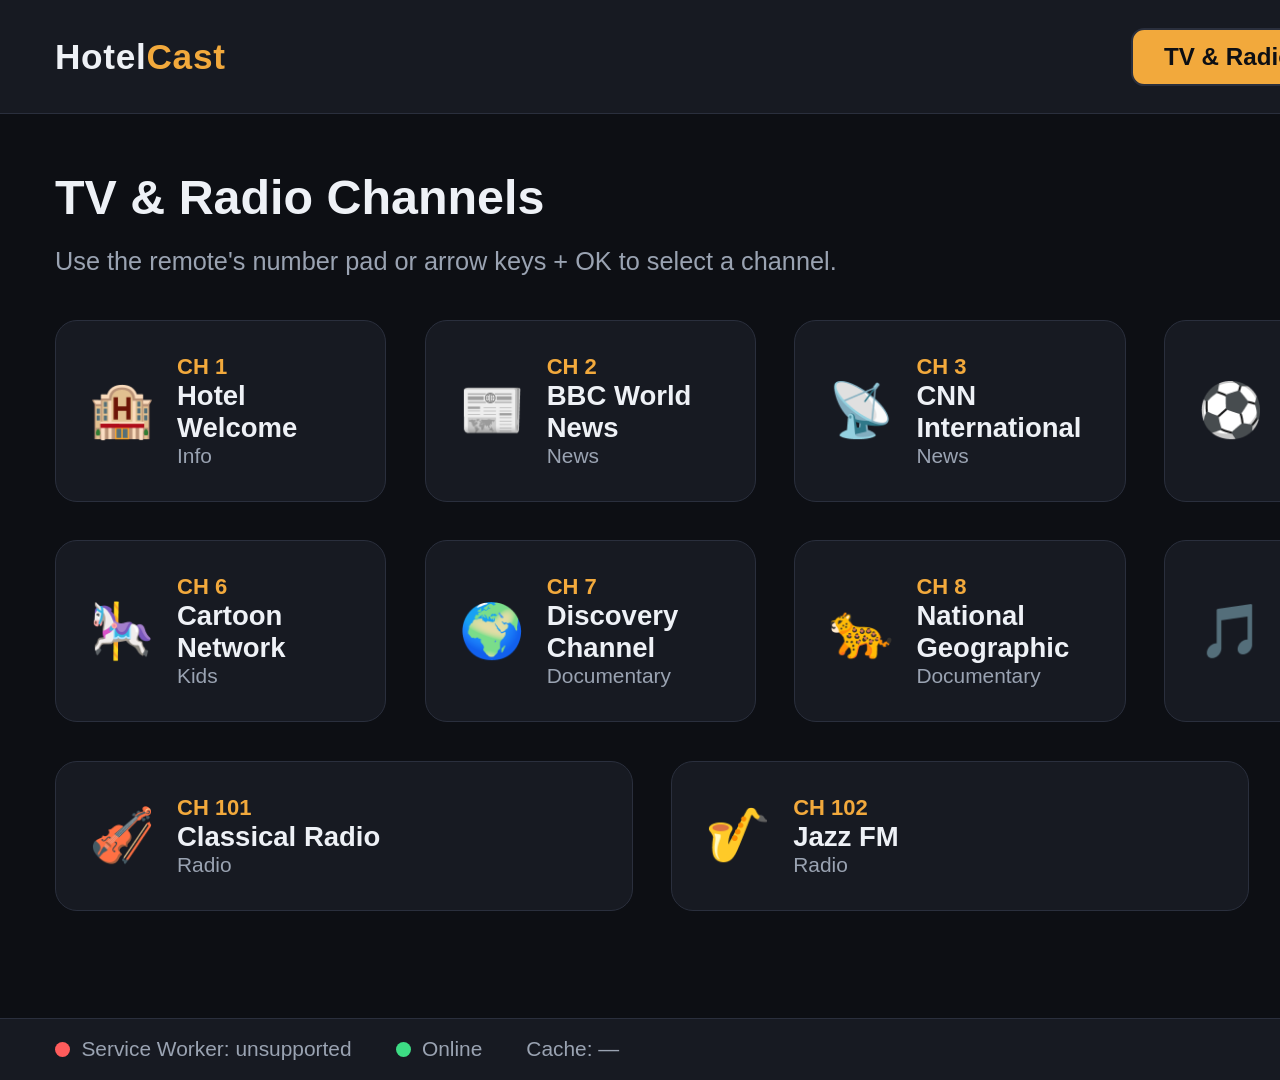
<file: index.html>
<!doctype html>
<html lang="en">
  <head>
    <meta charset="utf-8" />
    <meta name="viewport" content="width=1920, height=1080, initial-scale=1, user-scalable=no" />
    <title>Oasis Hotel — TV & Radio Channels</title>
    <link rel="manifest" href="manifest.webmanifest" />
    <link rel="stylesheet" href="css/style.css" />
  </head>
  <body data-page="channels">
    <header id="site-header"></header>

    <main>
      <h1>TV &amp; Radio Channels</h1>
      <p class="subtitle">
        Use the remote's number pad or arrow keys + OK to select a channel.
      </p>
      <div id="channel-grid" class="tile-grid"></div>
    </main>

    <footer id="sw-status-bar"></footer>

    <script src="js/nav.js"></script>
    <script src="js/remote-nav.js"></script>
    <script src="js/render-grid.js"></script>
    <script src="js/register-sw.js"></script>
    <script src="js/sw-status.js"></script>
    <script>
      renderGrid("channel-grid", "data/channels.json", function (channel) {
        return (
          '<div class="tile" tabindex="0">' +
          '<span class="icon">' +
          channel.icon +
          "</span>" +
          '<span class="info">' +
          '<span class="number">CH ' +
          channel.number +
          "</span>" +
          '<span class="name">' +
          channel.name +
          "</span>" +
          '<span class="genre">' +
          channel.genre +
          "</span>" +
          "</span>" +
          "</div>"
        );
      });
    </script>
  </body>
</html>
</file>
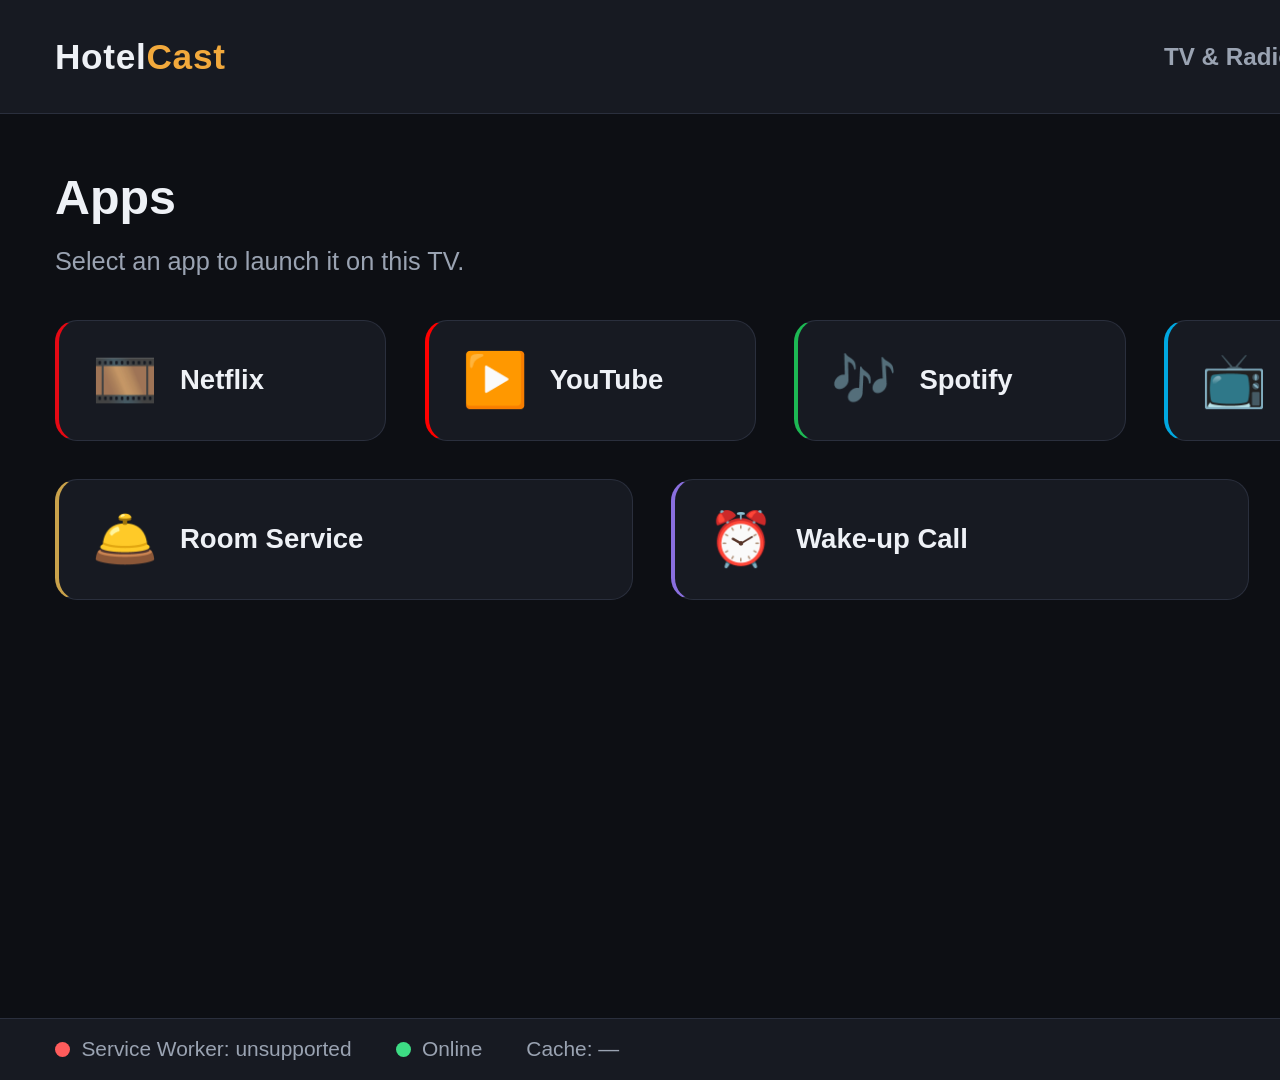
<file: apps.html>
<!doctype html>
<html lang="en">
<head>
  <meta charset="utf-8" />
  <meta name="viewport" content="width=1920, height=1080, initial-scale=1, user-scalable=no" />
  <title>HotelCast — Apps</title>
  <link rel="manifest" href="manifest.webmanifest" />
  <link rel="stylesheet" href="css/style.css" />
</head>
<body data-page="apps">
  <header id="site-header"></header>

  <main>
    <h1>Apps</h1>
    <p class="subtitle">Select an app to launch it on this TV.</p>
    <div id="app-grid" class="tile-grid"></div>
  </main>

  <footer id="sw-status-bar"></footer>

  <script src="js/nav.js"></script>
  <script src="js/remote-nav.js"></script>
  <script src="js/render-grid.js"></script>
  <script src="js/register-sw.js"></script>
  <script src="js/sw-status.js"></script>
  <script>
    renderGrid("app-grid", "data/apps.json", function (app) {
      return (
        '<div class="tile" tabindex="0" style="border-left: 4px solid ' + app.color + '">' +
        '<span class="icon">' + app.icon + '</span>' +
        '<span class="info">' +
        '<span class="name">' + app.name + '</span>' +
        '</span>' +
        '</div>'
      );
    });
  </script>
</body>
</html>
</file>
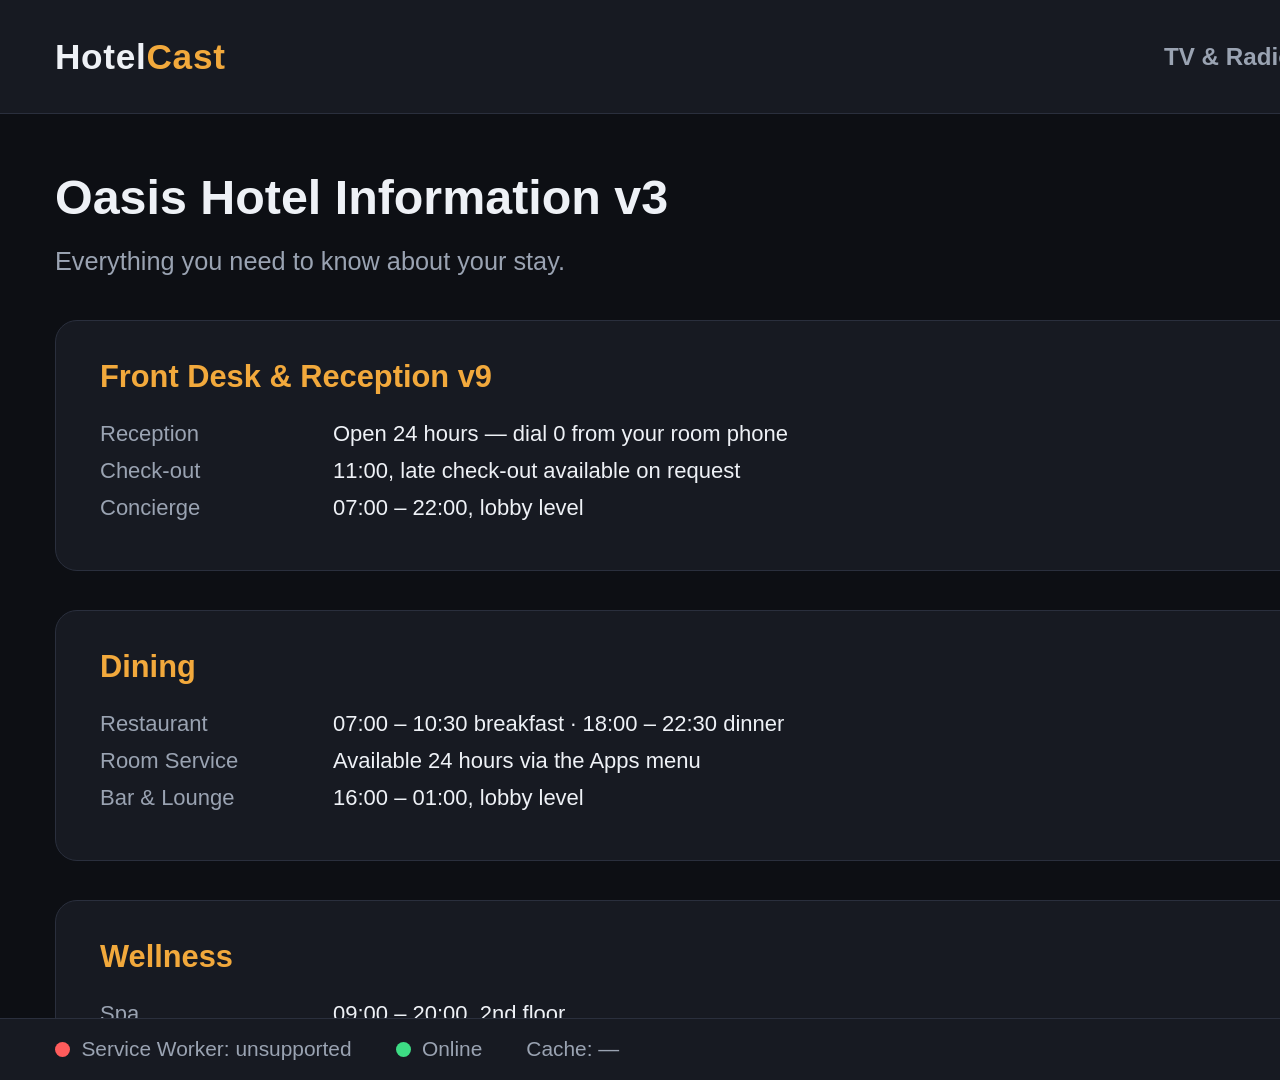
<file: hotel-info.html>
<!doctype html>
<html lang="en">
  <head>
    <meta charset="utf-8" />
    <meta
      name="viewport"
      content="width=1920, height=1080, initial-scale=1, user-scalable=no"
    />
    <title>Oasis — Hotel Information</title>
    <link rel="manifest" href="manifest.webmanifest" />
    <link rel="stylesheet" href="css/style.css" />
  </head>
  <body data-page="hotel-info">
    <header id="site-header"></header>

    <main>
      <h1>Oasis Hotel Information v3</h1>
      <p class="subtitle">Everything you need to know about your stay.</p>

      <div class="info-section">
        <h2>Front Desk &amp; Reception v9</h2>
        <dl>
          <dt>Reception</dt>
          <dd>Open 24 hours — dial 0 from your room phone</dd>
          <dt>Check-out</dt>
          <dd>11:00, late check-out available on request</dd>
          <dt>Concierge</dt>
          <dd>07:00 – 22:00, lobby level</dd>
        </dl>
      </div>

      <div class="info-section">
        <h2>Dining</h2>
        <dl>
          <dt>Restaurant</dt>
          <dd>07:00 – 10:30 breakfast · 18:00 – 22:30 dinner</dd>
          <dt>Room Service</dt>
          <dd>Available 24 hours via the Apps menu</dd>
          <dt>Bar &amp; Lounge</dt>
          <dd>16:00 – 01:00, lobby level</dd>
        </dl>
      </div>

      <div class="info-section">
        <h2>Wellness</h2>
        <dl>
          <dt>Spa</dt>
          <dd>09:00 – 20:00, 2nd floor</dd>
          <dt>Gym</dt>
          <dd>Open 24 hours, keycard access</dd>
          <dt>Pool</dt>
          <dd>07:00 – 21:00, rooftop</dd>
        </dl>
      </div>

      <div class="info-section">
        <h2>Wi-Fi &amp; House Rules</h2>
        <dl>
          <dt>Network</dt>
          <dd>Hotel-Guest</dd>
          <dt>Password</dt>
          <dd>welcome2026</dd>
          <dt>Quiet hours</dt>
          <dd>22:00 – 07:00</dd>
        </dl>
      </div>
    </main>

    <footer id="sw-status-bar"></footer>

    <script src="js/nav.js"></script>
    <script src="js/remote-nav.js"></script>
    <script src="js/register-sw.js"></script>
    <script src="js/sw-status.js"></script>
  </body>
</html>
</file>
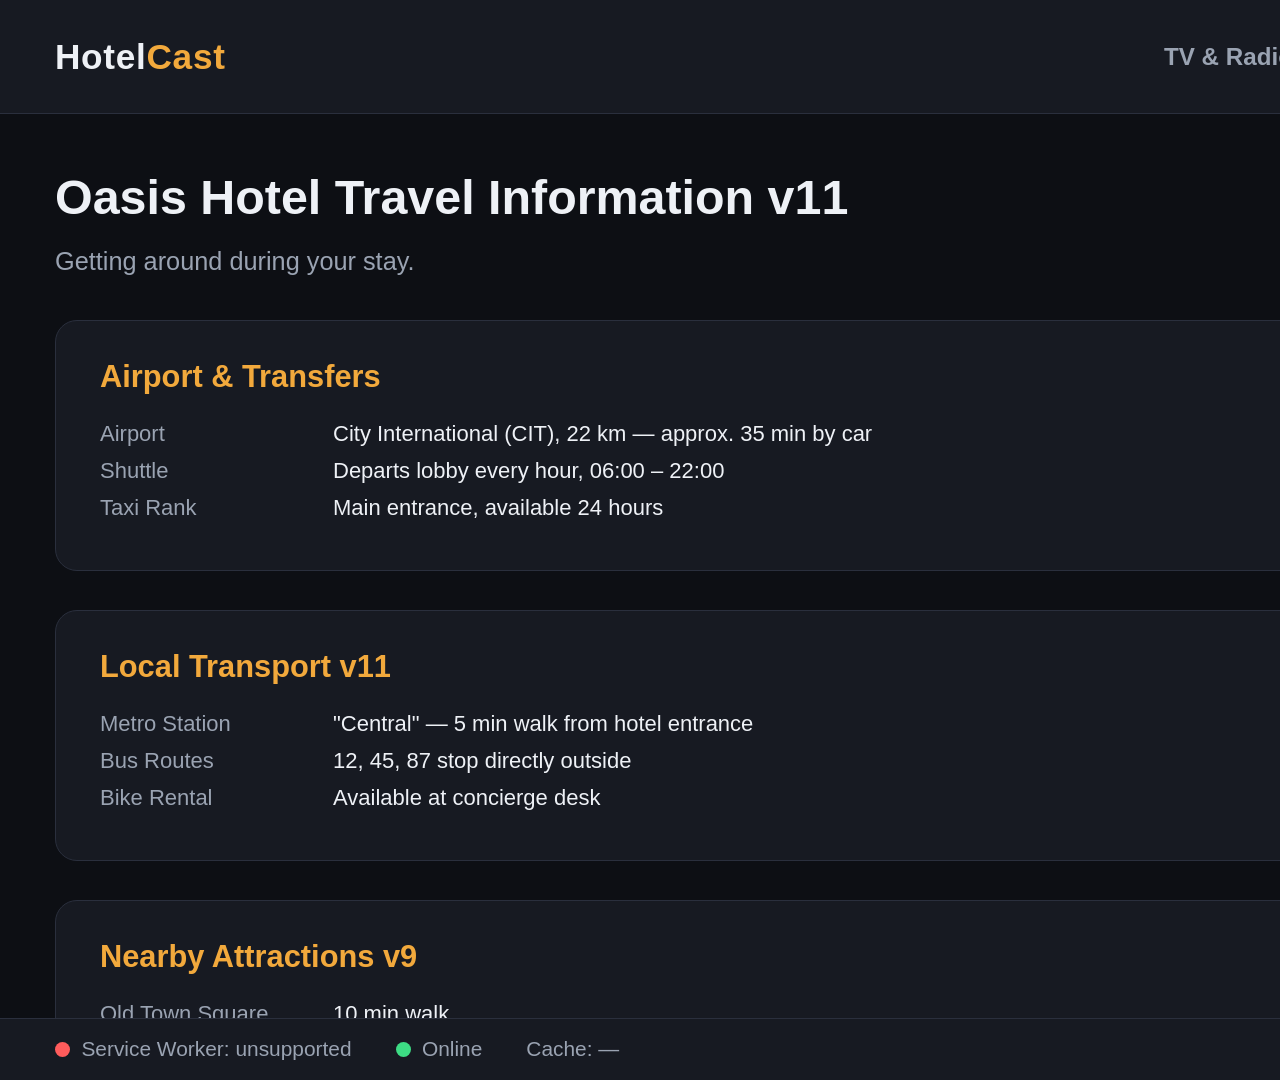
<file: travel-info.html>
<!doctype html>
<html lang="en">
  <head>
    <meta charset="utf-8" />
    <meta
      name="viewport"
      content="width=1920, height=1080, initial-scale=1, user-scalable=no"
    />
    <title>Oasis — Travel Information</title>
    <link rel="manifest" href="manifest.webmanifest" />
    <link rel="stylesheet" href="css/style.css" />
  </head>
  <body data-page="travel-info">
    <header id="site-header"></header>

    <main>
      <h1>Oasis Hotel Travel Information v11</h1>
      <p class="subtitle">Getting around during your stay.</p>

      <div class="info-section">
        <h2>Airport &amp; Transfers</h2>
        <dl>
          <dt>Airport</dt>
          <dd>City International (CIT), 22 km — approx. 35 min by car</dd>
          <dt>Shuttle</dt>
          <dd>Departs lobby every hour, 06:00 – 22:00</dd>
          <dt>Taxi Rank</dt>
          <dd>Main entrance, available 24 hours</dd>
        </dl>
      </div>

      <div class="info-section">
        <h2>Local Transport v11</h2>
        <dl>
          <dt>Metro Station</dt>
          <dd>"Central" — 5 min walk from hotel entrance</dd>
          <dt>Bus Routes</dt>
          <dd>12, 45, 87 stop directly outside</dd>
          <dt>Bike Rental</dt>
          <dd>Available at concierge desk</dd>
        </dl>
      </div>

      <div class="info-section">
        <h2>Nearby Attractions v9</h2>
        <dl>
          <dt>Old Town Square</dt>
          <dd>10 min walk</dd>
          <dt>City Museum</dt>
          <dd>15 min walk / 3 min metro</dd>
          <dt>Riverside Park</dt>
          <dd>8 min walk</dd>
        </dl>
      </div>

      <div class="info-section">
        <h2>Weather</h2>
        <dl>
          <dt>Today</dt>
          <dd>22°C, partly cloudy</dd>
          <dt>Tomorrow</dt>
          <dd>19°C, light rain</dd>
        </dl>
      </div>
    </main>

    <footer id="sw-status-bar"></footer>

    <script src="js/nav.js"></script>
    <script src="js/remote-nav.js"></script>
    <script src="js/register-sw.js"></script>
    <script src="js/sw-status.js"></script>
  </body>
</html>
</file>
<file: css/style.css>
/*
  TV signage stylesheet.
  Fixed 1920x1080 landscape "10-foot UI" assumption — no responsive/mobile
  breakpoints on purpose, this is a POC for an in-room hotel TV, not a website.
*/

:root {
  --bg: #0d0f14;
  --panel: #171a22;
  --panel-border: #2a2f3d;
  --text: #eef1f6;
  --text-dim: #9aa3b2;
  --accent: #f2a93c;
  --accent-dim: #7a5a1f;
  --good: #3ddc84;
  --bad: #ff5c5c;
  font-size: 22px;
}

* {
  box-sizing: border-box;
}

html, body {
  /* Hardcoded, not 100%/100vh — the panel's embedded browser doesn't always
     report its own viewport correctly, so we pin the canvas to the TV's
     native resolution instead of trusting device-width detection. */
  width: 1920px;
  height: 1080px;
  margin: 0;
}

body {
  background: var(--bg);
  color: var(--text);
  font-family: "Segoe UI", "Helvetica Neue", Arial, sans-serif;
  /* Flexbox, not CSS Grid — the target device's browser is Chrome 49
     (2016), which predates unprefixed Grid support (Chrome 57). Grid rules
     are simply ignored on it, collapsing header/main/footer into normal
     block flow and breaking the fixed 1920x1080 shell. */
  display: flex;
  flex-direction: column;
  overflow: hidden;
}

/* ---------- Header / nav ---------- */

#site-header {
  display: flex;
  align-items: center;
  justify-content: space-between;
  padding: 1.25rem 2.5rem;
  background: var(--panel);
  border-bottom: 1px solid var(--panel-border);
}

.brand {
  font-size: 1.6rem;
  font-weight: 700;
  letter-spacing: 0.02em;
}

.brand span {
  color: var(--accent);
}

.main-nav {
  display: flex;
}

.main-nav a {
  color: var(--text-dim);
  text-decoration: none;
  font-size: 1.1rem;
  font-weight: 600;
  padding: 0.6rem 1.4rem;
  border-radius: 0.6rem;
  border: 2px solid transparent;
  margin-left: 0.75rem;
}

.main-nav a:first-child {
  margin-left: 0;
}

.main-nav a:hover,
.main-nav a:focus {
  color: var(--text);
  border-color: var(--panel-border);
  outline: none;
}

.main-nav a.active {
  color: var(--bg);
  background: var(--accent);
}

/* ---------- Main content ---------- */

main {
  flex: 1 1 auto;
  min-height: 0; /* let this flex item shrink so overflow-y can actually scroll */
  padding: 2.5rem;
  overflow-y: auto;
}

main h1 {
  margin-top: 0;
  font-size: 2.2rem;
}

main .subtitle {
  color: var(--text-dim);
  font-size: 1.15rem;
  margin-top: -0.5rem;
  margin-bottom: 2rem;
}

.tile-grid {
  display: flex;
  flex-wrap: wrap;
  /* Negative margin offsets each tile's own margin so the grid's outer
     edge still lines up; flexbox `gap` isn't supported until Chrome 84. */
  margin: -0.875rem;
}

.tile {
  background: var(--panel);
  border: 1px solid var(--panel-border);
  border-radius: 1rem;
  padding: 1.5rem;
  margin: 0.875rem;
  flex: 1 1 280px;
  display: flex;
  align-items: center;
  transition: border-color 0.15s ease, transform 0.15s ease;
}

.tile:hover,
.tile:focus {
  border-color: var(--accent);
  transform: translateY(-2px);
  outline: none;
}

.tile .icon {
  font-size: 2.4rem;
  line-height: 1;
  margin-right: 1rem;
}

.tile .info {
  display: block;
  min-width: 0;
}

.tile .info .number,
.tile .info .name,
.tile .info .genre {
  display: block;
}

.tile .info .number {
  color: var(--accent);
  font-weight: 700;
  font-size: 1rem;
}

.tile .info .name {
  font-size: 1.25rem;
  font-weight: 600;
}

.tile .info .genre {
  color: var(--text-dim);
  font-size: 0.95rem;
}

.info-section {
  background: var(--panel);
  border: 1px solid var(--panel-border);
  border-radius: 1rem;
  padding: 1.75rem 2rem;
  margin-bottom: 1.75rem;
}

.info-section h2 {
  margin-top: 0;
  color: var(--accent);
  font-size: 1.4rem;
}

.info-section dl {
  margin: 0;
  overflow: hidden; /* contain the floated dt column below */
}

.info-section dt {
  float: left;
  clear: left;
  width: 200px;
  margin: 0 1.5rem 0.5rem 0;
  color: var(--text-dim);
}

.info-section dd {
  margin: 0 0 0.5rem 0;
  overflow: hidden; /* new block-formatting context: sits beside the float instead of under it */
}

/* ---------- SW / connectivity status bar ---------- */

#sw-status-bar {
  display: flex;
  align-items: center;
  padding: 0.85rem 2.5rem;
  background: var(--panel);
  border-top: 1px solid var(--panel-border);
  font-size: 0.95rem;
  color: var(--text-dim);
}

.status-item {
  display: flex;
  align-items: center;
  margin-right: 2rem;
}

.status-dot {
  width: 0.7rem;
  height: 0.7rem;
  border-radius: 50%;
  background: var(--text-dim);
  flex-shrink: 0;
  margin-right: 0.5rem;
}

.status-dot.good {
  background: var(--good);
}

.status-dot.bad {
  background: var(--bad);
}

#update-banner {
  display: none;
  margin-left: auto;
  align-items: center;
}

#update-banner.visible {
  display: flex;
}

#update-banner > span {
  margin-right: 0.75rem;
}

#update-banner button {
  background: var(--accent);
  color: var(--bg);
  border: none;
  font-weight: 700;
  font-size: 0.95rem;
  padding: 0.5rem 1.1rem;
  border-radius: 0.5rem;
  cursor: pointer;
}

#update-banner button:hover,
#update-banner button:focus {
  background: var(--accent-dim);
  color: var(--text);
  outline: none;
}
</file>
